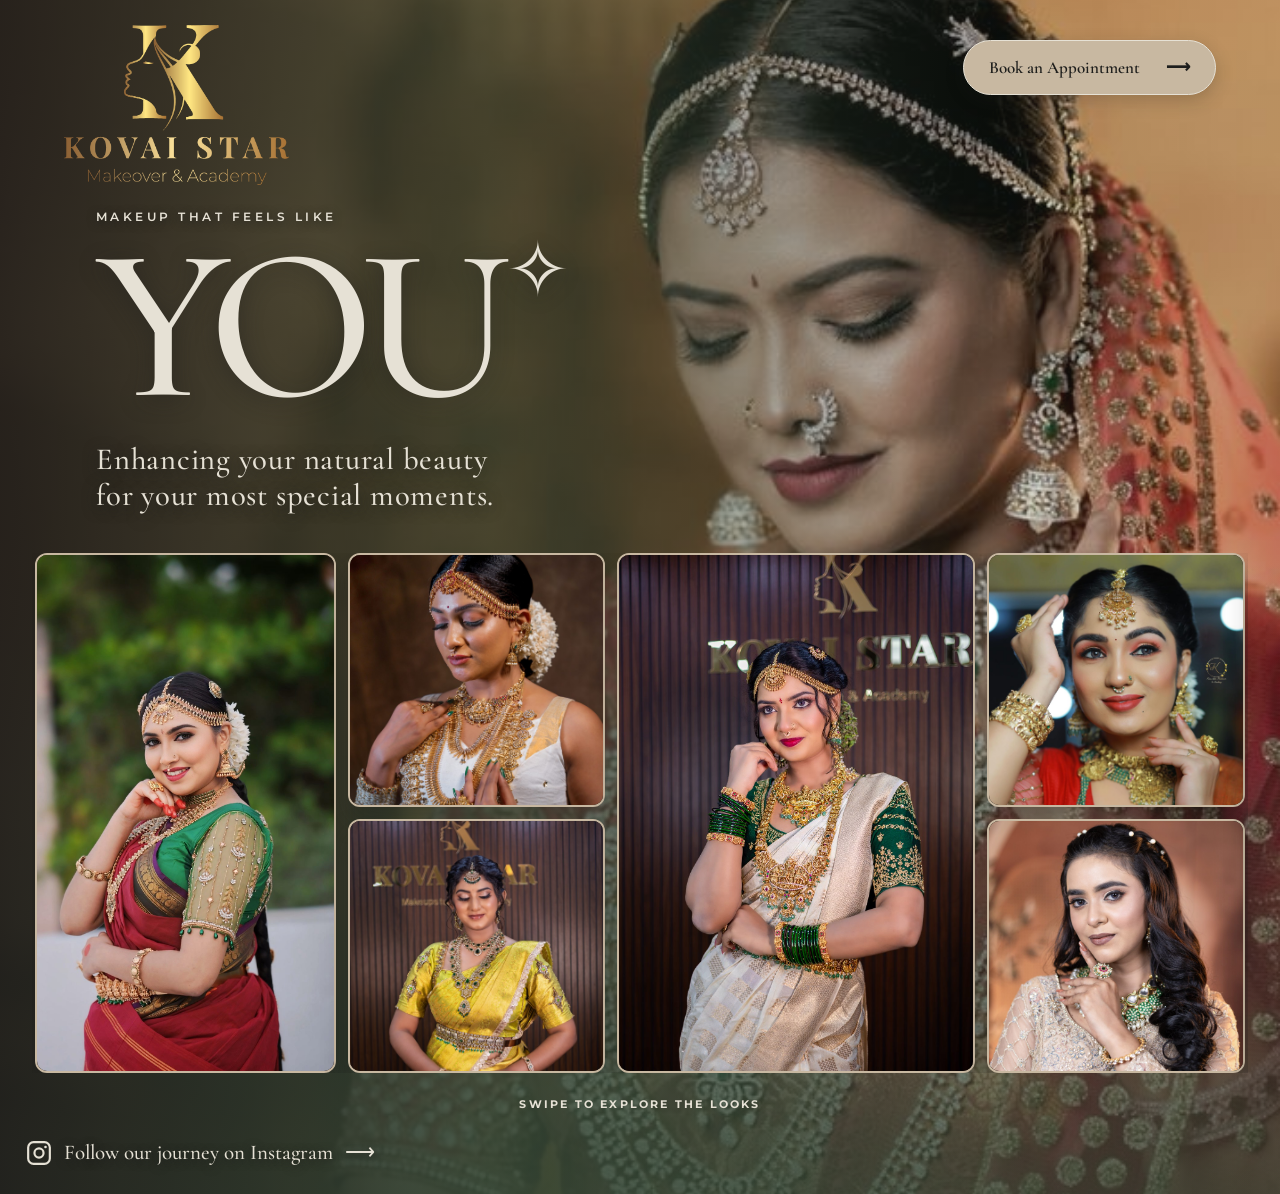
<file: index.html>
<!doctype html><html lang="en"><head><meta charset="utf-8"><meta name="viewport" content="width=device-width,initial-scale=1"><meta name="theme-color" content="#344635"><title>Kovai Star | Makeover & Academy</title><link rel="preconnect" href="https://fonts.googleapis.com"><link rel="preconnect" href="https://fonts.gstatic.com" crossorigin><link href="https://fonts.googleapis.com/css2?family=Cormorant+Garamond:wght@400;500;600&family=Montserrat:wght@400;500;600;700&display=swap" rel="stylesheet"><link rel="stylesheet" href="style.css"></head><body class="home-page">
<main class="home-hero"><div class="hero-photo" aria-hidden="true"></div><div class="hero-shade"></div>
<header class="home-header"><a href="index.html" aria-label="Kovai Star home"><img class="brand-logo" src="assets/logo.png" alt="Kovai Star Makeover & Academy"></a><a class="header-book" href="booking.html">Book an Appointment <span>⟶</span></a></header>
<section class="hero-copy"><p class="overline">MAKEUP THAT FEELS LIKE</p><h1>YOU<span class="star">✧</span></h1><p class="hero-sub">Enhancing your natural beauty<br>for your most special moments.</p></section>
<section class="home-gallery" aria-label="Swipe through all Kovai Star makeover photos"><div class="mosaic" id="photoCarousel" tabindex="0"><div class="gallery-page"><figure class="collage-photo"><img src="assets/look-07.jpg" alt="Kovai Star makeover portfolio look 01" loading="eager"></figure><figure class="collage-photo"><img src="assets/look-05.jpg" alt="Kovai Star makeover portfolio look 02" loading="eager"></figure><figure class="collage-photo"><img src="assets/look-14.jpg" alt="Kovai Star makeover portfolio look 03" loading="eager"></figure><figure class="collage-photo"><img src="assets/look-11.jpg" alt="Kovai Star makeover portfolio look 04" loading="eager"></figure><figure class="collage-photo"><img src="assets/look-02.jpg" alt="Kovai Star makeover portfolio look 05" loading="eager"></figure><figure class="collage-photo"><img src="assets/look-06.jpg" alt="Kovai Star makeover portfolio look 06" loading="eager"></figure></div><div class="gallery-page"><figure class="collage-photo"><img src="assets/look-01.jpg" alt="Kovai Star makeover portfolio look 07" loading="lazy"></figure><figure class="collage-photo"><img src="assets/look-08.jpg" alt="Kovai Star makeover portfolio look 08" loading="lazy"></figure><figure class="collage-photo"><img src="assets/look-09.jpg" alt="Kovai Star makeover portfolio look 09" loading="lazy"></figure><figure class="collage-photo"><img src="assets/look-10.jpg" alt="Kovai Star makeover portfolio look 10" loading="lazy"></figure><figure class="collage-photo"><img src="assets/look-04.jpg" alt="Kovai Star makeover portfolio look 11" loading="lazy"></figure><figure class="collage-photo"><img src="assets/look-12.jpg" alt="Kovai Star makeover portfolio look 12" loading="lazy"></figure></div><div class="gallery-page"><figure class="collage-photo"><img src="assets/look-13.jpg" alt="Kovai Star makeover portfolio look 13" loading="lazy"></figure><figure class="collage-photo"><img src="assets/look-03.jpg" alt="Kovai Star makeover portfolio look 14" loading="lazy"></figure><figure class="collage-photo"><img src="assets/look-15.jpg" alt="Kovai Star makeover portfolio look 15" loading="lazy"></figure><figure class="collage-photo"><img src="assets/look-16.jpg" alt="Kovai Star makeover portfolio look 16" loading="lazy"></figure><figure class="collage-photo"><img src="assets/look-17.jpg" alt="Kovai Star makeover portfolio look 17" loading="lazy"></figure></div></div><div class="gallery-navigation"><span>SWIPE TO EXPLORE THE LOOKS</span></div></section>
<div class="hero-bottom"><a class="instagram-cta" href="https://www.instagram.com/kovaistarmakeover?stkn=ZjFpaWU0MXR2Zm05" target="_blank" rel="noopener noreferrer"><svg class="instagram-icon" aria-hidden="true" viewBox="0 0 24 24" fill="none"><rect x="2" y="2" width="20" height="20" rx="5" stroke="currentColor" stroke-width="2"/><circle cx="12" cy="12" r="4.2" stroke="currentColor" stroke-width="2"/><circle cx="18" cy="6.5" r="1.2" fill="currentColor"/></svg> Follow our journey on Instagram <span>⟶</span></a></div>
</main><script src="gallery.js"></script></body></html>
</file>
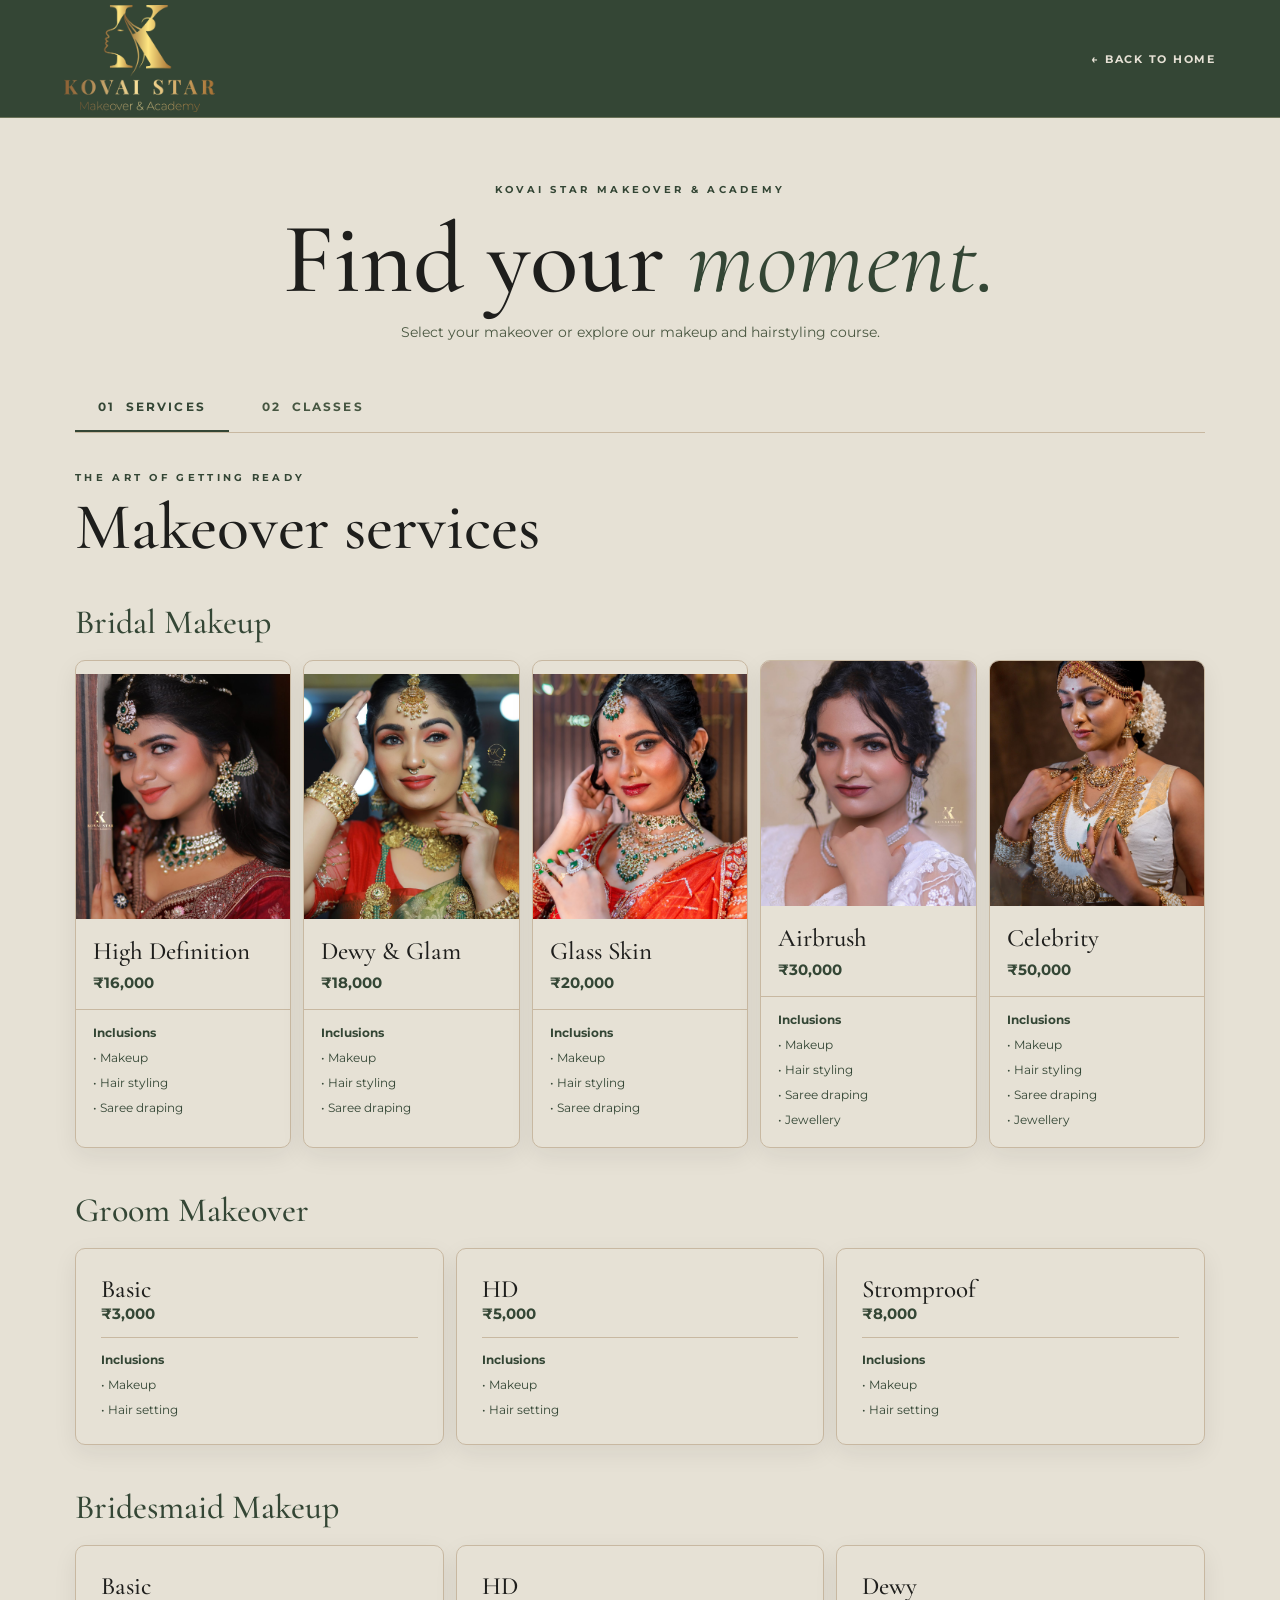
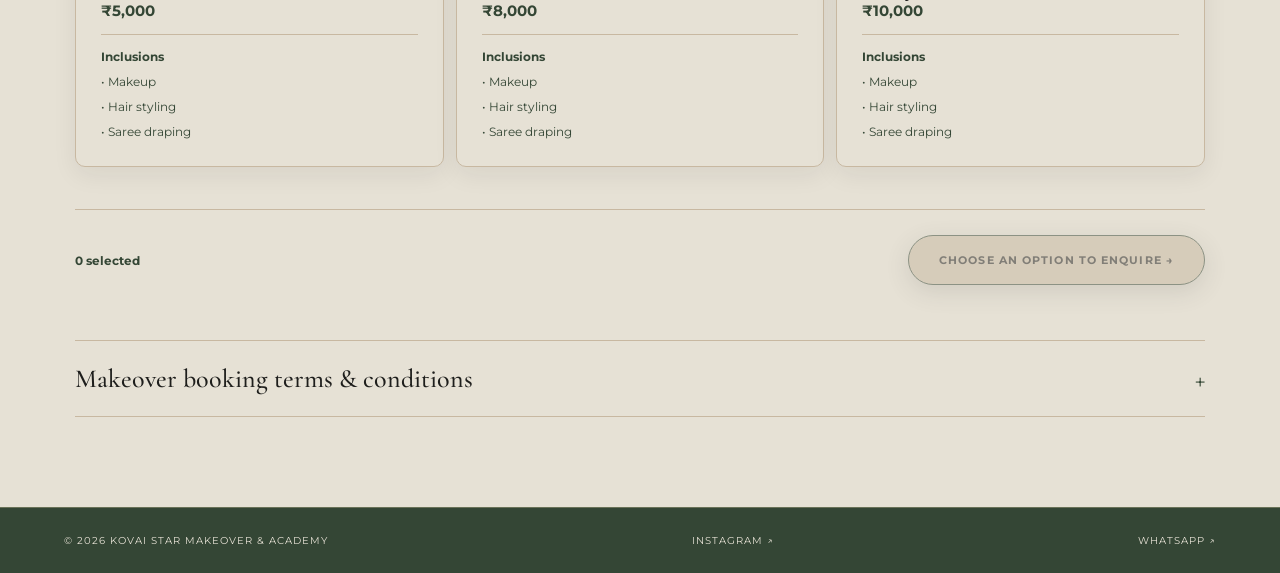
<file: booking.html>
<!doctype html><html lang="en"><head><meta charset="utf-8"><meta name="viewport" content="width=device-width,initial-scale=1"><meta name="theme-color" content="#14110f"><title>Services & Classes | Kovai Star</title><link rel="preconnect" href="https://fonts.googleapis.com"><link rel="preconnect" href="https://fonts.gstatic.com" crossorigin><link href="https://fonts.googleapis.com/css2?family=Cormorant+Garamond:wght@400;500;600&family=Montserrat:wght@400;500;600;700&display=swap" rel="stylesheet"><link rel="stylesheet" href="style.css"></head><body class="booking-page">
<header class="booking-header"><a href="index.html"><img class="brand-logo" src="assets/logo.png" alt="Kovai Star Makeover & Academy"></a><a href="index.html" class="back-link">← BACK TO HOME</a></header>
<main class="booking-main"><div class="booking-title"><p class="overline">KOVAI STAR MAKEOVER & ACADEMY</p><h1>Find your <em>moment.</em></h1><p>Select your makeover or explore our makeup and hairstyling course.</p></div>
<div class="tabs" role="tablist" aria-label="Explore services or classes"><button id="servicesTab" class="tab active" type="button" role="tab" aria-selected="true" aria-controls="servicesPanel">01&nbsp; SERVICES</button><button id="classesTab" class="tab" type="button" role="tab" aria-selected="false" aria-controls="classesPanel">02&nbsp; CLASSES</button></div>
<section id="servicesPanel" class="tab-panel" role="tabpanel" aria-labelledby="servicesTab"><div class="section-heading"><p class="overline">THE ART OF GETTING READY</p><h2>Makeover services</h2></div>
<div class="service-category"><h3>Bridal Makeup</h3><div class="service-grid">
<button class="service-card" type="button" data-service="High Definition Makeup — ₹16,000"><img src="assets/look-01.jpg" alt="High definition bridal look"><span><b>High Definition</b><small>₹16,000</small></span><i>✓</i><span class="service-inclusions"><strong>Inclusions</strong><span class="inclusion-item">• Makeup</span><span class="inclusion-item">• Hair styling</span><span class="inclusion-item">• Saree draping</span></span></button>
<button class="service-card" type="button" data-service="Dewy & Glam Makeup — ₹18,000"><img src="assets/look-02.jpg" alt="Dewy and glam bridal look"><span><b>Dewy & Glam</b><small>₹18,000</small></span><i>✓</i><span class="service-inclusions"><strong>Inclusions</strong><span class="inclusion-item">• Makeup</span><span class="inclusion-item">• Hair styling</span><span class="inclusion-item">• Saree draping</span></span></button>
<button class="service-card" type="button" data-service="Glass Skin Makeup — ₹20,000"><img src="assets/look-03.jpg" alt="Glass skin bridal look"><span><b>Glass Skin</b><small>₹20,000</small></span><i>✓</i><span class="service-inclusions"><strong>Inclusions</strong><span class="inclusion-item">• Makeup</span><span class="inclusion-item">• Hair styling</span><span class="inclusion-item">• Saree draping</span></span></button>
<button class="service-card" type="button" data-service="Airbrush Makeup — ₹30,000"><img src="assets/look-04.jpg" alt="Airbrush bridal look"><span><b>Airbrush</b><small>₹30,000</small></span><i>✓</i><span class="service-inclusions"><strong>Inclusions</strong><span class="inclusion-item">• Makeup</span><span class="inclusion-item">• Hair styling</span><span class="inclusion-item">• Saree draping</span><span class="inclusion-item">• Jewellery</span></span></button>
<button class="service-card" type="button" data-service="Celebrity Makeup — ₹50,000"><img src="assets/look-05.jpg" alt="Celebrity makeup look"><span><b>Celebrity</b><small>₹50,000</small></span><i>✓</i><span class="service-inclusions"><strong>Inclusions</strong><span class="inclusion-item">• Makeup</span><span class="inclusion-item">• Hair styling</span><span class="inclusion-item">• Saree draping</span><span class="inclusion-item">• Jewellery</span></span></button>
</div></div>
<div class="service-category"><h3>Groom Makeover</h3><div class="option-grid"><button class="option-card" type="button" data-service="Groom Basic — ₹3,000"><b>Basic</b><small>₹3,000</small><i>✓</i><span class="service-inclusions"><strong>Inclusions</strong><span class="inclusion-item">• Makeup</span><span class="inclusion-item">• Hair setting</span></span></button><button class="option-card" type="button" data-service="Groom HD — ₹5,000"><b>HD</b><small>₹5,000</small><i>✓</i><span class="service-inclusions"><strong>Inclusions</strong><span class="inclusion-item">• Makeup</span><span class="inclusion-item">• Hair setting</span></span></button><button class="option-card" type="button" data-service="Groom Stromproof — ₹8,000"><b>Stromproof</b><small>₹8,000</small><i>✓</i><span class="service-inclusions"><strong>Inclusions</strong><span class="inclusion-item">• Makeup</span><span class="inclusion-item">• Hair setting</span></span></button></div></div>
<div class="service-category"><h3>Bridesmaid Makeup</h3><div class="option-grid"><button class="option-card" type="button" data-service="Bridesmaid Basic — ₹5,000"><b>Basic</b><small>₹5,000</small><i>✓</i><span class="service-inclusions"><strong>Inclusions</strong><span class="inclusion-item">• Makeup</span><span class="inclusion-item">• Hair styling</span><span class="inclusion-item">• Saree draping</span></span></button><button class="option-card" type="button" data-service="Bridesmaid HD — ₹8,000"><b>HD</b><small>₹8,000</small><i>✓</i><span class="service-inclusions"><strong>Inclusions</strong><span class="inclusion-item">• Makeup</span><span class="inclusion-item">• Hair styling</span><span class="inclusion-item">• Saree draping</span></span></button><button class="option-card" type="button" data-service="Bridesmaid Dewy — ₹10,000"><b>Dewy</b><small>₹10,000</small><i>✓</i><span class="service-inclusions"><strong>Inclusions</strong><span class="inclusion-item">• Makeup</span><span class="inclusion-item">• Hair styling</span><span class="inclusion-item">• Saree draping</span></span></button></div></div>
</section>
<section id="classesPanel" class="tab-panel hidden" role="tabpanel" aria-labelledby="classesTab">
<div class="section-heading"><p class="overline">LEARN THE CRAFT</p><h2>Makeup &amp; Hairstyling Class</h2><p>21-day Makeup &amp; Hairstyling Class — explore all course topics and benefits below.</p></div>
<div class="class-feature"><img class="class-saree-photo" src="assets/look-11.jpg" alt="Kovai Star bridal makeup and hairstyling with a traditional cream and gold saree"><div><p class="overline">21 DAY COURSE</p><h3>Makeup &amp;<br>Hairstyling</h3><p class="course-offer">FLAT 50% OFFER</p><p>Learn makeup, hairstyling and saree draping with live demonstrations and hands-on practice.</p><div class="class-fee">COURSE FEE <strong>₹25,000</strong></div><p>Ask us for the next batch schedule, offer details and joining information.</p><p class="course-seats">LIMITED SEATS ONLY!</p><button class="class-select" type="button" data-service="21-day Makeup &amp; Hairstyling Class — ₹25,000 — 50% offer enquiry">SELECT CLASS FOR ENQUIRY <span>✓</span></button></div></div>
<div class="topic-grid course-details"><article class="course-detail"><h3>What you will get</h3><ul><li>FREE Products</li><li>Professional Makeup Brush Kit</li><li>FREE Classes</li><li>Nail Art</li><li>Flower Making</li><li>Complimentary Portfolio Shoot</li><li>Photography</li><li>Costumes</li><li>Jewels</li><li>Lens</li><li>Lash</li><li>Hair Extensions</li><li>International Brand Portfolio</li><li>Makeup Products</li><li>Hairstyling Products &amp; Machineries</li></ul></article><article class="course-detail"><h3>Career Support</h3><ul><li>Social Media Marketing</li><li>Instagram Page Handling</li><li>Post &amp; Reels Ideas</li><li>Video / Photo Editing Ideas</li><li>Certificate Provided</li><li>Hands-on Practice with Our Products</li><li>Refreshments</li></ul></article><article class="course-detail"><h3>Topics</h3><ul><li>Advanced Makeup Live Demo</li><li>Advanced Hairstyle Class — Live Session</li><li>Advanced Pre-Pleating Techniques</li><li>Basic to Advanced Saree Pleating</li><li>Basic to Advanced Makeup</li><li>Basic to Advanced Hairstyling — 20+ Styles</li><li>South Indian Saree Draping</li><li>Madisar Saree Draping</li><li>Can Can Saree Draping</li><li>Salwar Techniques</li><li>Groom Makeup Class</li><li>Self-Grooming Class</li><li>Party Makeup</li></ul></article></div>
<div class="course-contact"><h3>Contact us for Booking</h3><a href="tel:+919790234906">+91 97902 34906</a><p>Kavundampalayam, Coimbatore</p></div>
</section>
<div class="selection-bar"><span id="selectionCount">0 selected</span><button id="continueBtn" class="gold-button" type="button" disabled>CHOOSE AN OPTION TO ENQUIRE →</button></div>
<section id="detailsPanel" class="details-panel hidden"><div class="section-heading"><p class="overline">PRIVATE ENQUIRY</p><h2>Tell us about your plans</h2></div><div class="selected-summary"><b>YOUR SELECTION</b><div id="selectedText"></div><button id="changeSelection" type="button">Change selection</button></div><form id="enquiryForm"><label>Your name<input id="name" required autocomplete="name" placeholder="Full name"></label><label>Phone number<input id="phone" type="tel" required inputmode="tel" autocomplete="tel" placeholder="Your number"></label><label>Event / preferred class date<input id="date" type="date"></label><label>Event or enquiry type<select id="eventType"><option value="">Choose one</option><option>Wedding</option><option>Engagement</option><option>Reception</option><option>Party / Occasion</option><option>Groom Stromproof</option><option>Makeup & Hairstyling Class</option><option>Other</option></select></label><label class="full">Location<input id="location" placeholder="City or venue"></label><label class="full">Message<textarea id="message" rows="4" placeholder="Tell us anything we should know..."></textarea></label><div class="form-actions"><button type="button" id="backBtn" class="outline-button">← BACK</button><button type="submit" class="gold-button">SEND ENQUIRY ON WHATSAPP ↗</button></div></form></section>
<details class="terms"><summary>Makeover booking terms &amp; conditions <span>+</span></summary><ul>
<li><strong>Trial:</strong> Complimentary when booking two makeover sessions; the trial prepayment is adjusted in the final bill. For one session, a trial costs ₹3,000 extra.</li>
<li><strong>Booking &amp; payment:</strong> A 50% non-refundable advance confirms the booking. Pay the remaining balance three days before the event. Any extra services on the event day are payable that day.</li>
<li><strong>Jewellery:</strong> Included with Airbrush and Celebrity makeup packages. For other packages, clients arrange and collect it themselves.</li>
<li><strong>Travel:</strong> Client pays travel charges. Minimum ₹1,000 for travel within approximately 5 km; beyond that, ₹12 per km.</li>
<li><strong>Accommodation:</strong> Client arranges accommodation where required, or reimburses actual room costs against an invoice.</li>
<li><strong>Makeup room:</strong> Please provide a private, preferably air-conditioned room. Keep valuables with you; we cannot be responsible for missing items.</li>
<li><strong>Hair extensions &amp; accessories:</strong> These can be arranged. Borrowed items must be returned after the occasion; unreturned items may incur charges.</li>
<li><strong>Timing:</strong> Up to three hours are scheduled for makeup. Extra waiting is ₹1,500 per hour. An additional saree change or touch-up is ₹2,500.</li>
</ul><p>Please review the terms and confirm any travel, timing, or extra service charges before booking.</p></details>
</main><footer class="booking-footer"><span>© 2026 KOVAI STAR MAKEOVER & ACADEMY</span><a href="https://www.instagram.com/kovaistarmakeover?stkn=ZjFpaWU0MXR2Zm05" target="_blank" rel="noopener noreferrer">INSTAGRAM ↗</a><a href="https://wa.me/919790234906" target="_blank" rel="noopener noreferrer">WHATSAPP ↗</a></footer><script src="booking.js"></script></body></html>
</file>
<file: style.css>
:root{--bg:#14110f;--panel:#211a17;--line:#78604a;--gold:#e2bb81;--pale:#f2d6ad;--text:#fbf1df;--muted:#c3ad95}*{box-sizing:border-box}html{scroll-behavior:smooth}body{margin:0;background:var(--bg);color:var(--text);font-family:Montserrat,Arial,sans-serif}a{color:inherit;text-decoration:none}button,input,select,textarea{font:inherit}button{cursor:pointer}.hidden{display:none!important}.brand-logo{display:block;width:180px;height:128px;object-fit:contain;object-position:left top}.home-hero{min-height:100svh;position:relative;isolation:isolate;overflow:hidden;background:#17100d}.hero-photo{position:absolute;inset:0;background:url('assets/look-10.jpg') center 28%/cover no-repeat;z-index:-2}.hero-shade{position:absolute;inset:0;z-index:-1;background:linear-gradient(90deg,rgba(13,10,9,.98) 0%,rgba(16,11,9,.83) 27%,rgba(16,11,9,.12) 62%,rgba(12,9,8,.32) 100%),linear-gradient(0deg,rgba(11,8,7,.98) 0%,transparent 48%)}.home-header{padding:25px 5% 0}.home-header .brand-logo{width:195px;height:150px}.hero-copy{margin:36px 0 0 7.5%;position:relative;z-index:1;width:min(580px,50vw)}.overline{font-size:10px;letter-spacing:.33em;font-weight:600;color:var(--gold)}.hero-copy h1{font:500 clamp(100px,16vw,230px)/.75 'Cormorant Garamond',Georgia,serif;letter-spacing:-.07em;margin:20px 0 35px;color:var(--pale)}.hero-copy .star{font-size:.35em;vertical-align:top;margin-left:10px;letter-spacing:0}.hero-sub{font:500 clamp(19px,2vw,27px)/1.15 'Cormorant Garamond',Georgia,serif;letter-spacing:.025em;color:var(--text)}.home-gallery{width:min(1220px,90vw);margin:40px auto 0;position:relative;z-index:1}.mosaic{display:grid;grid-template-columns:1.05fr .92fr 1.25fr .92fr .92fr;grid-template-rows:156px 156px;gap:10px}.mosaic img{width:100%;height:100%;object-fit:cover;border:1px solid rgba(226,187,129,.55);border-radius:10px;min-width:0;background:#4a332a}.mosaic img:nth-child(1){grid-row:span 2}.mosaic img:nth-child(2){grid-column:2;grid-row:1}.mosaic img:nth-child(3){grid-column:3;grid-row:span 2}.mosaic img:nth-child(4){grid-column:4;grid-row:1}.mosaic img:nth-child(5){grid-column:5;grid-row:1}.mosaic img:nth-child(6){grid-column:2;grid-row:2}.mosaic img:nth-child(7){grid-column:4/span 2;grid-row:2}.gallery-more{display:flex;justify-content:space-between;font-size:10px;letter-spacing:.19em;color:var(--gold);margin:12px 0}.hero-bottom{display:flex;align-items:center;justify-content:space-between;gap:20px;width:min(1220px,90vw);margin:24px auto 28px}.instagram-cta{display:flex;align-items:center;gap:15px;font:500 17px 'Cormorant Garamond',Georgia,serif}.insta-icon{font:28px Arial,sans-serif}.book-cta,.gold-button{background:linear-gradient(110deg,#b88654,#f2d4a2,#bb8955);color:#24160f;border:0;border-radius:999px;padding:17px 30px;font:600 14px 'Cormorant Garamond',Georgia,serif;letter-spacing:.02em;min-width:210px;text-align:center}.book-cta span{margin-left:24px}.booking-header{height:118px;border-bottom:1px solid rgba(226,187,129,.3);padding:12px 5%;display:flex;align-items:center;justify-content:space-between}.booking-header .brand-logo{width:152px;height:100px}.back-link{font-size:10px;letter-spacing:.16em;color:var(--gold)}.booking-main{width:min(1130px,92vw);margin:0 auto;padding:55px 0 90px}.booking-title{text-align:center;margin-bottom:42px}.booking-title h1{font:500 clamp(55px,8vw,100px)/.95 'Cormorant Garamond',Georgia,serif;margin:16px}.booking-title h1 em{color:var(--gold);font-weight:400}.booking-title>p:last-child{font-size:13px;color:var(--muted)}.tabs{display:flex;gap:10px;border-bottom:1px solid var(--line);margin-bottom:38px}.tab{border:0;border-bottom:2px solid transparent;background:none;color:var(--muted);padding:16px 23px;font-size:11px;letter-spacing:.18em;font-weight:700}.tab.active{color:var(--gold);border-color:var(--gold)}.section-heading h2{font:500 clamp(43px,6vw,66px)/1 'Cormorant Garamond',Georgia,serif;margin:9px 0 16px}.section-heading>p:last-child{font-size:13px;color:var(--muted)}.service-category{margin:42px 0}.service-category h3,.topic-grid h3{font:500 34px 'Cormorant Garamond',Georgia,serif;color:var(--gold);margin:0 0 17px}.service-grid{display:grid;grid-template-columns:repeat(5,1fr);gap:12px}.service-card{min-width:0;border:1px solid var(--line);border-radius:10px;background:var(--panel);color:var(--text);padding:0;text-align:left;overflow:hidden;position:relative;transition:.2s}.service-card:hover,.service-card.selected,.option-card:hover,.option-card.selected,.class-select.selected{border-color:var(--gold);box-shadow:0 0 0 2px rgba(226,187,129,.2)}.service-card img{width:100%;height:205px;object-fit:cover;display:block}.service-card span{padding:17px;display:flex;flex-direction:column;gap:7px}.service-card b,.option-card b{font:500 22px 'Cormorant Garamond',Georgia,serif}.service-card small,.option-card small{font-size:12px;color:var(--gold)}.service-card i,.option-card i{position:absolute;top:9px;right:9px;background:var(--gold);color:#18110e;border-radius:50%;width:25px;height:25px;display:none;place-items:center;font-style:normal}.selected i{display:grid}.option-grid{display:grid;grid-template-columns:repeat(3,1fr);gap:12px}.option-card{border:1px solid var(--line);background:var(--panel);color:var(--text);border-radius:10px;padding:24px;text-align:left;display:flex;justify-content:space-between;align-items:center;position:relative}.option-card i{top:4px;right:4px}.class-feature{display:grid;grid-template-columns:45% 55%;border:1px solid var(--line);border-radius:12px;overflow:hidden;background:var(--panel);margin-top:25px}.class-feature>img{width:100%;height:450px;object-fit:cover}.class-feature>div{padding:clamp(30px,5vw,65px)}.class-feature h3{font:500 clamp(44px,5vw,70px)/.9 'Cormorant Garamond',Georgia,serif;color:var(--pale);margin:14px 0 24px}.class-feature p:not(.overline){color:var(--muted);font-size:13px;line-height:1.8}.class-fee{display:flex;gap:20px;align-items:center;color:var(--gold);font-size:10px;letter-spacing:.17em;margin:28px 0}.class-fee strong{font:500 30px 'Cormorant Garamond',Georgia,serif;letter-spacing:0;color:var(--text)}.class-select{border:1px solid var(--gold);background:transparent;color:var(--gold);padding:15px 18px;font-size:10px;letter-spacing:.13em}.class-select span{display:none}.class-select.selected span{display:inline}.topic-grid{display:grid;grid-template-columns:1fr 1fr;gap:20px;margin:24px 0}.topic-grid>div{padding:28px;background:var(--panel);border:1px solid var(--line);border-radius:10px}.topic-grid h3{font-size:28px}.topic-grid ul,.terms ul{padding-left:20px;color:var(--muted);font-size:12px;line-height:2}.selection-bar{border-top:1px solid var(--line);padding:25px 0;display:flex;justify-content:space-between;align-items:center;gap:16px;color:var(--gold);font-size:12px}.gold-button{font:700 11px Montserrat,sans-serif;letter-spacing:.1em;border-radius:30px}.gold-button:disabled{opacity:.5;cursor:not-allowed}.details-panel{border-top:1px solid var(--line);padding:48px 0}.selected-summary{background:var(--panel);border:1px solid var(--line);padding:18px;display:flex;align-items:center;gap:18px;margin:20px 0 25px;flex-wrap:wrap}.selected-summary b{color:var(--gold);font-size:10px;letter-spacing:.12em}.selected-summary>div{flex:1;font-size:12px;line-height:1.8}.selected-summary button,.outline-button{border:1px solid var(--gold);background:transparent;color:var(--gold);padding:12px 16px;font-size:11px}form{display:grid;grid-template-columns:1fr 1fr;gap:18px}form label{display:flex;flex-direction:column;gap:9px;font-size:11px;letter-spacing:.06em;color:var(--gold)}form .full,.form-actions{grid-column:1/-1}input,select,textarea{background:#261e1a;border:1px solid var(--line);padding:14px;color:var(--text);width:100%;border-radius:3px;color-scheme:dark}textarea{resize:vertical}.form-actions{display:flex;justify-content:space-between;gap:15px}.terms{margin:30px 0 0;border-top:1px solid var(--line);border-bottom:1px solid var(--line);padding:22px 0}.terms summary{cursor:pointer;display:flex;justify-content:space-between;list-style:none;font:500 26px 'Cormorant Garamond',Georgia,serif}.terms summary span{color:var(--gold)}.terms p{font-size:11px;color:var(--muted)}.booking-footer{border-top:1px solid var(--line);padding:26px 5%;display:flex;justify-content:space-between;gap:15px;color:var(--muted);font-size:10px;letter-spacing:.1em}@media(max-width:850px){.service-grid{grid-template-columns:repeat(3,1fr)}.home-header .brand-logo{width:145px;height:110px}.hero-copy{margin-top:10px}.mosaic{grid-template-rows:120px 120px}.hero-bottom{margin-bottom:22px}}@media(max-width:600px){.home-hero{min-height:100svh}.hero-photo{background-position:61% top}.hero-shade{background:linear-gradient(90deg,rgba(13,10,9,.9),rgba(13,10,9,.25)),linear-gradient(0deg,rgba(11,8,7,.98) 0%,transparent 65%)}.home-header{padding:18px 5% 0}.home-header .brand-logo{width:130px;height:96px}.hero-copy{width:85vw;margin:65px 0 0 6%}.hero-copy h1{font-size:105px}.hero-sub{font-size:19px}.home-gallery{width:95vw;margin-top:50px}.mosaic{display:flex;gap:7px;overflow-x:auto;scroll-snap-type:x mandatory;scrollbar-width:none}.mosaic img,.mosaic img:nth-child(n){flex:0 0 43vw;width:43vw;height:220px;scroll-snap-align:center;border-radius:8px}.gallery-more{font-size:9px}.hero-bottom{width:95vw;flex-direction:column-reverse;align-items:stretch;margin:20px auto 35px}.book-cta{width:100%}.instagram-cta{font-size:15px;justify-content:center}.booking-header{height:95px}.booking-header .brand-logo{width:120px;height:82px}.back-link{font-size:8px}.booking-main{padding-top:35px}.booking-title h1{font-size:62px}.tabs{margin-bottom:25px}.tab{flex:1;padding:13px 8px;font-size:9px}.service-grid{grid-template-columns:repeat(2,1fr);gap:9px}.service-card img{height:160px}.service-card span{padding:12px}.service-card b{font-size:18px}.option-grid{gap:7px}.option-card{padding:17px 10px;display:block}.option-card b{font-size:21px}.option-card small{display:block;margin-top:7px}.class-feature{grid-template-columns:1fr}.class-feature>img{height:300px}.class-feature>div{padding:25px}.topic-grid{grid-template-columns:1fr}.selection-bar,.form-actions{flex-direction:column;align-items:stretch}.selection-bar .gold-button{width:100%}form{grid-template-columns:1fr}.booking-footer{flex-wrap:wrap;line-height:1.8}}

/* Earth palette revision — layout and content remain the same. */
:root{--bg:#E6E1D5;--panel:#F0EDE5;--line:#C8B8A1;--gold:#6A7258;--pale:#E6E1D5;--text:#1E1E1C;--muted:#53604B}
body{background:#E6E1D5;color:#1E1E1C}
.home-hero{background:#344635;color:#E6E1D5;min-height:100svh}
.hero-shade{background:linear-gradient(90deg,rgba(30,30,28,.97) 0%,rgba(52,70,53,.83) 29%,rgba(52,70,53,.06) 66%,rgba(30,30,28,.24) 100%),linear-gradient(0deg,rgba(30,30,28,.96) 0%,transparent 56%)}
.home-header .brand-logo{width:225px;height:164px;filter:brightness(1.12)}
.hero-copy{margin-top:20px;width:min(670px,58vw)}
.hero-copy .overline{color:#E6E1D5;font-size:12px;letter-spacing:.29em;text-shadow:0 2px 10px #1E1E1C}
.hero-copy h1{color:#E6E1D5;font-size:clamp(125px,17vw,250px);text-shadow:0 5px 22px rgba(30,30,28,.45)}
.hero-sub{color:#E6E1D5;font-size:clamp(23px,2.4vw,33px);text-shadow:0 3px 15px #1E1E1C}
.home-gallery{width:min(1460px,96vw);margin-top:40px}
.mosaic{grid-template-rows:clamp(185px,17vw,245px) clamp(185px,17vw,245px);gap:12px}
.mosaic img{border:2px solid #C8B8A1;box-shadow:0 9px 25px rgba(30,30,28,.34)}
.gallery-more{color:#E6E1D5;font-size:11px;font-weight:700;text-shadow:0 2px 8px #1E1E1C}
.hero-bottom{width:min(1460px,96vw);margin-top:20px}
.instagram-cta{color:#E6E1D5;font-size:21px;text-shadow:0 2px 10px #1E1E1C}
.book-cta,.gold-button{background:#C8B8A1;color:#1E1E1C;border:1px solid #E6E1D5;box-shadow:0 7px 22px rgba(30,30,28,.2)}
.book-cta{font-size:18px;padding:19px 35px}
.book-cta:hover,.gold-button:hover:not(:disabled){background:#E6E1D5;color:#344635}
.booking-page{background:#E6E1D5;color:#1E1E1C}
.booking-header{background:#344635;border-bottom-color:#6A7258}
.booking-header .brand-logo{width:172px;height:107px;filter:brightness(1.15)}
.back-link{color:#E6E1D5;font-size:11px;font-weight:700}
.booking-title .overline,.section-heading .overline{color:#344635;font-weight:700}
.booking-title h1{color:#1E1E1C}
.booking-title h1 em{color:#344635}
.booking-title>p:last-child,.section-heading>p:last-child{color:#4B5842;font-size:14px}
.tabs{border-color:#C8B8A1}
.tab{color:#465641;font-size:12px}
.tab.active{color:#344635;border-color:#344635}
.section-heading h2{color:#1E1E1C}
.service-category h3,.topic-grid h3{color:#344635}
.service-card,.option-card{background:#F3F0E9;color:#1E1E1C;border:1px solid #B1AC99;box-shadow:0 8px 25px rgba(30,30,28,.07)}
.service-card:hover,.service-card.selected,.option-card:hover,.option-card.selected{border-color:#344635;box-shadow:0 0 0 2px rgba(106,114,88,.35)}
.service-card img{height:245px}
.service-card b,.option-card b{font-size:25px;color:#1E1E1C}
.service-card small,.option-card small{color:#344635;font-size:15px;font-weight:700}
.service-card i,.option-card i{background:#344635;color:#E6E1D5}
.option-card{min-height:95px;padding:25px}
.class-feature,.topic-grid>div,.selected-summary{background:#F3F0E9;border-color:#B1AC99}
.class-feature h3{color:#344635}
.class-feature p:not(.overline),.topic-grid ul,.terms ul,.terms p{color:#414B3D;font-size:13px}
.class-fee{color:#344635}
.class-fee strong{color:#1E1E1C}
.class-select,.selected-summary button,.outline-button{border-color:#344635;color:#344635;font-weight:700}
.class-select.selected{border-color:#344635;box-shadow:0 0 0 2px rgba(106,114,88,.35)}
.selection-bar,.details-panel,.terms{border-color:#C8B8A1}
.selection-bar,.selected-summary b{color:#344635;font-weight:700}
form label{color:#344635;font-size:12px;font-weight:700}
input,select,textarea{background:#FAF8F2;border-color:#AAA995;color:#1E1E1C;color-scheme:light;font-size:14px}
input::placeholder,textarea::placeholder{color:#5A6555;opacity:1}
.terms summary{color:#1E1E1C}
.terms summary span{color:#344635}
.booking-footer{background:#344635;color:#E6E1D5;border-color:#6A7258}
@media(max-width:850px){.home-header .brand-logo{width:180px;height:132px}.mosaic{grid-template-rows:180px 180px}.hero-copy{width:72vw}}
@media(max-width:600px){.home-hero{min-height:100svh}.home-header .brand-logo{width:150px;height:110px}.hero-copy{width:88vw;margin:45px 0 0 6%}.hero-copy .overline{font-size:10px}.hero-copy h1{font-size:clamp(110px,28vw,150px)}.hero-sub{font-size:22px}.home-gallery{width:96vw;margin-top:45px}.mosaic{gap:9px}.mosaic img,.mosaic img:nth-child(n){flex:0 0 65vw;width:65vw;height:315px;border-width:2px}.gallery-more{font-size:10px}.hero-bottom{width:96vw}.instagram-cta{font-size:18px}.book-cta{font-size:18px}.booking-header .brand-logo{width:145px;height:90px}.service-card img{height:195px}.service-card b{font-size:21px}.service-card small,.option-card small{font-size:13px}.option-card{padding:18px 10px;min-height:85px}.option-card b{font-size:20px}}

.full-gallery{background:#E6E1D5;padding:75px max(3vw,18px) 90px;color:#1E1E1C}.gallery-title{text-align:center;margin-bottom:35px}.gallery-title p{color:#344635;font-size:11px;font-weight:700;letter-spacing:.26em}.gallery-title h2{font:500 clamp(47px,6vw,77px)/1 'Cormorant Garamond',Georgia,serif;margin:12px}.all-looks{max-width:1460px;margin:auto;display:grid;grid-template-columns:repeat(5,1fr);gap:16px}.all-looks figure{min-width:0;margin:0;background:#F4F0E8;border:1px solid #C8B8A1}.all-looks img{display:block;width:100%;height:clamp(230px,28vw,390px);object-fit:cover;object-position:center 25%}.all-looks figcaption{padding:13px 16px;color:#344635;font-size:10px;font-weight:700;letter-spacing:.16em}@media(max-width:900px){.all-looks{grid-template-columns:repeat(3,1fr);gap:11px}}@media(max-width:600px){.full-gallery{padding:55px 12px 70px}.all-looks{grid-template-columns:repeat(2,1fr);gap:9px}.all-looks img{height:56vw}.all-looks figcaption{padding:9px;font-size:9px}}

/* One generous swipeable portfolio inside the hero, containing all 17 supplied photos. */
.home-gallery{width:96vw!important;max-width:1500px!important;margin:50px auto 0!important}.home-gallery .mosaic{display:flex!important;grid-template-columns:none!important;grid-template-rows:none!important;gap:14px!important;overflow-x:auto!important;overflow-y:hidden!important;scroll-snap-type:x mandatory;scrollbar-width:none;overscroll-behavior-inline:contain;padding:6px 3px 14px}.home-gallery .mosaic::-webkit-scrollbar{display:none}.home-gallery .mosaic img,.home-gallery .mosaic img:nth-child(n){display:block!important;grid-column:auto!important;grid-row:auto!important;flex:0 0 clamp(260px,27vw,405px)!important;width:clamp(260px,27vw,405px)!important;height:clamp(365px,38vw,540px)!important;object-fit:cover;object-position:center 25%;scroll-snap-align:start;border:2px solid #C8B8A1;border-radius:10px}.gallery-navigation{display:flex;align-items:center;justify-content:center;gap:18px;margin:15px auto 0;color:#E6E1D5;font-size:12px;letter-spacing:.17em;font-weight:700}.gallery-navigation small{font-size:10px;color:#E6E1D5;opacity:.9}.gallery-navigation button{border:1px solid #C8B8A1;background:#344635;color:#E6E1D5;border-radius:50%;width:40px;height:40px;font-size:21px}.hero-bottom{margin-top:14px!important}@media(max-width:600px){.home-gallery{width:96vw!important;margin-top:45px!important}.home-gallery .mosaic{gap:10px!important}.home-gallery .mosaic img,.home-gallery .mosaic img:nth-child(n){flex-basis:72vw!important;width:72vw!important;height:100vw!important;max-height:490px!important}.gallery-navigation{gap:12px}.gallery-navigation small{font-size:8px}}

/* Requested header and carousel refinements. */
.home-header{display:flex;align-items:flex-start;justify-content:space-between;gap:18px;position:relative;z-index:3}.header-book{display:inline-flex;align-items:center;justify-content:center;gap:26px;background:#C8B8A1;color:#1E1E1C;border:1px solid #E6E1D5;border-radius:999px;padding:16px 25px;margin-top:15px;font:600 17px 'Cormorant Garamond',Georgia,serif;white-space:nowrap;box-shadow:0 6px 18px rgba(30,30,28,.22)}.header-book:hover{background:#E6E1D5}.home-hero .hero-photo{background-position:63% top!important}.hero-bottom{justify-content:flex-start!important;margin-top:10px!important}.instagram-cta{display:inline-flex;align-items:center;gap:12px}.instagram-icon{width:26px;height:26px;flex:0 0 26px;display:block}.gallery-navigation{min-height:32px;margin:12px auto 0!important}.gallery-navigation span{color:#E6E1D5;font-size:11px;letter-spacing:.2em;font-weight:700}.home-gallery .mosaic{cursor:grab}.home-gallery .mosaic:active{cursor:grabbing}@media(max-width:600px){.home-header{align-items:center;padding-top:12px}.home-header .brand-logo{width:125px;height:95px}.header-book{font-size:12px;padding:12px 14px;gap:8px;margin:0}.home-hero .hero-photo{background-position:60% top!important}.hero-bottom{flex-direction:row!important;justify-content:flex-start!important;margin:14px auto 28px!important}.instagram-cta{font-size:16px}.instagram-icon{width:23px;height:23px;flex-basis:23px}.gallery-navigation span{font-size:9px}}

/* Bring the bridal portrait's face into the visible hero area. */
.home-hero .hero-photo{background-position:63% 40%!important}
@media(max-width:600px){.home-hero .hero-photo{background-position:60% 38%!important}}

/* Keep the portrait on the right, clear of the left-hand headline. */
.home-hero .hero-photo{left:auto!important;right:0!important;width:58%!important;background-size:cover!important;background-position:center 40%!important}
@media(max-width:850px){.home-hero .hero-photo{right:-15%!important;width:78%!important;background-position:center 37%!important}}
@media(max-width:600px){.home-hero .hero-photo{right:-32%!important;width:100%!important;background-position:center 38%!important}}

/* One continuous photograph across the whole hero: no center seam. */
.home-hero{background:#1E1E1C!important}
.home-hero .hero-photo{inset:0!important;left:0!important;right:0!important;width:100%!important;height:100%!important;background-image:url('assets/look-10.jpg')!important;background-repeat:no-repeat!important;background-size:150% auto!important;background-position:left 38%!important}
.home-hero .hero-shade{background:linear-gradient(90deg,rgba(30,30,28,.87) 0%,rgba(30,30,28,.65) 34%,rgba(30,30,28,.09) 72%,rgba(30,30,28,.16) 100%),linear-gradient(0deg,rgba(30,30,28,.88) 0%,transparent 48%)!important}
@media(max-width:850px){.home-hero .hero-photo{background-size:cover!important;background-position:left 38%!important}}
@media(max-width:600px){.home-hero .hero-photo{background-size:cover!important;background-position:left 36%!important}.home-hero .hero-shade{background:linear-gradient(90deg,rgba(30,30,28,.84),rgba(30,30,28,.28) 73%,rgba(30,30,28,.1)),linear-gradient(0deg,rgba(30,30,28,.84),transparent 58%)!important}}

/* Final five-colour system across both pages. Photographs remain natural. */
:root{--bg:#E6E1D5;--panel:#E6E1D5;--line:#C8B8A1;--gold:#6A7258;--pale:#E6E1D5;--text:#1E1E1C;--muted:#344635}
.home-hero .hero-shade{background:linear-gradient(90deg,rgba(30,30,28,.88) 0%,rgba(52,70,53,.67) 38%,rgba(52,70,53,.2) 76%,rgba(30,30,28,.18) 100%),linear-gradient(0deg,rgba(52,70,53,.76),transparent 53%)!important}
.home-hero .hero-photo{filter:saturate(.78)}
.home-header .brand-logo,.booking-header .brand-logo{filter:none!important}
.home-hero .hero-copy .overline,.home-hero .hero-copy h1,.home-hero .hero-sub,.instagram-cta,.gallery-navigation span{color:#E6E1D5!important}
.header-book{background:#C8B8A1!important;color:#1E1E1C!important;border-color:#E6E1D5!important}
.header-book:hover{background:#E6E1D5!important}
.home-gallery .mosaic img{border-color:#C8B8A1!important}
.instagram-icon{color:#E6E1D5!important}
.booking-page{background:#E6E1D5!important;color:#1E1E1C!important}
.booking-header,.booking-footer{background:#344635!important;color:#E6E1D5!important;border-color:#6A7258!important}
.back-link,.booking-footer a{color:#E6E1D5!important}
.booking-title h1,.section-heading h2,.service-card b,.option-card b,.selected-summary,.terms summary{color:#1E1E1C!important}
.booking-title h1 em,.booking-title .overline,.section-heading .overline,.service-category h3,.topic-grid h3,.class-feature h3,.selection-bar,.class-fee,.class-select{color:#344635!important}
.service-card,.option-card,.class-feature,.topic-grid>div,.selected-summary{background:#E6E1D5!important;border-color:#C8B8A1!important}
.service-card.selected,.option-card.selected,.class-select.selected{border-color:#344635!important}
.service-card small,.option-card small,.class-fee strong{color:#344635!important}
.service-card i,.option-card i{background:#344635!important;color:#E6E1D5!important}
.gold-button{background:#C8B8A1!important;color:#1E1E1C!important;border-color:#344635!important}
.gold-button:hover:not(:disabled){background:#6A7258!important;color:#E6E1D5!important}
.class-select,.outline-button,.selected-summary button{border-color:#344635!important;color:#344635!important;background:transparent!important}
input,select,textarea{background:#E6E1D5!important;color:#1E1E1C!important;border-color:#6A7258!important}
input::placeholder,textarea::placeholder{color:#344635!important}
@media(max-width:600px){.home-hero .hero-shade{background:linear-gradient(90deg,rgba(30,30,28,.82),rgba(52,70,53,.3) 78%,rgba(52,70,53,.12)),linear-gradient(0deg,rgba(52,70,53,.7),transparent 58%)!important}}

/* Reference-style portrait collage. Every supplied image remains in this one swipe area. */
.home-gallery{width:min(1500px,95vw)!important;margin:40px auto 0!important}.home-gallery .mosaic{display:flex!important;gap:0!important;overflow-x:auto!important;scroll-snap-type:x mandatory!important;padding:0!important;cursor:grab}.home-gallery .mosaic:active{cursor:grabbing}.gallery-page{flex:0 0 100%;min-width:0;height:520px;display:grid;grid-template-columns:1.05fr .9fr 1.25fr .9fr;grid-template-rows:1fr 1fr;gap:12px;scroll-snap-align:start;padding:0 3px}.gallery-page .collage-photo{min-width:0;min-height:0;margin:0;overflow:hidden;border:2px solid #C8B8A1;border-radius:12px;background:#344635;box-shadow:0 14px 27px rgba(30,30,28,.28)}.gallery-page .collage-photo:nth-child(1){grid-column:1;grid-row:1/span 2}.gallery-page .collage-photo:nth-child(2){grid-column:2;grid-row:1}.gallery-page .collage-photo:nth-child(3){grid-column:2;grid-row:2}.gallery-page .collage-photo:nth-child(4){grid-column:3;grid-row:1/span 2}.gallery-page .collage-photo:nth-child(5){grid-column:4;grid-row:1}.gallery-page .collage-photo:nth-child(6){grid-column:4;grid-row:2}.gallery-page:last-child .collage-photo:nth-child(5){grid-column:4;grid-row:1/span 2}.home-gallery .gallery-page img,.home-gallery .gallery-page img:nth-child(n){display:block!important;width:100%!important;height:100%!important;max-height:none!important;object-fit:cover!important;object-position:center 20%!important;border:0!important;border-radius:0!important;box-shadow:none!important}.gallery-navigation{margin:15px auto 0!important}.hero-bottom{margin-top:20px!important}@media(max-width:850px){.gallery-page{height:390px;gap:8px}}@media(max-width:600px){.home-gallery{width:96vw!important;margin-top:38px!important}.home-gallery .mosaic{gap:10px!important;padding:0 5px 5px!important;scroll-snap-type:x mandatory!important}.gallery-page{display:contents!important}.gallery-page .collage-photo,.gallery-page:last-child .collage-photo:nth-child(5){flex:0 0 72vw!important;width:72vw!important;height:92vw!important;max-height:490px!important;scroll-snap-align:center;border-radius:10px}.home-gallery .gallery-page img,.home-gallery .gallery-page img:nth-child(n){width:100%!important;height:100%!important;object-position:center 16%!important}}

/* Phone layout: keep the portrait's face visible, then show large swipeable looks. */
@media (max-width: 600px) {
  html, body { width: 100%; overflow-x: hidden; }
  .home-hero { min-height: 100svh; background: #344635 !important; padding-bottom: 22px; }
  .home-hero .hero-photo {
    top: 0 !important; bottom: auto !important; height: 690px !important;
    background-size: auto 690px !important; background-position: center top !important;
    mask-image: linear-gradient(to bottom, #000 0%, #000 64%, transparent 100%);
    -webkit-mask-image: linear-gradient(to bottom, #000 0%, #000 64%, transparent 100%);
  }
  .home-hero .hero-shade {
    top: 0; bottom: auto; height: 690px;
    background: linear-gradient(to bottom, rgba(30,30,28,.4), transparent 36%, rgba(52,70,53,.14) 54%, #344635 100%) !important;
  }
  .home-header { padding: 12px 4% 0; align-items: flex-start; gap: 8px; }
  .home-header .brand-logo { width: clamp(94px, 27vw, 120px); height: auto; max-height: 88px; }
  .header-book { padding: 11px 12px; min-height: 42px; max-width: 58vw; font-size: clamp(11px, 3.25vw, 14px); white-space: normal; text-align: center; line-height: 1.1; }
  .header-book span { display: none; }
  .hero-copy { width: 90%; margin: clamp(275px, 82vw, 335px) 5% 0; }
  .hero-copy .overline { font-size: clamp(10px, 2.8vw, 12px); letter-spacing: .18em; margin: 0; }
  .hero-copy h1 { font-size: clamp(82px, 24vw, 108px); line-height: .78; margin: 13px 0 18px; }
  .hero-copy .star { margin-left: 4px; }
  .hero-sub { font-size: clamp(18px, 5.3vw, 23px); line-height: 1.1; margin: 0; }
  .home-gallery { width: 100% !important; margin: 32px auto 0 !important; }
  .home-gallery .mosaic { gap: 10px !important; padding: 0 5vw 8px !important; scroll-padding-inline: 5vw; }
  .gallery-page { display: contents !important; }
  .gallery-page .collage-photo, .gallery-page:last-child .collage-photo:nth-child(5) {
    flex: 0 0 82vw !important; width: 82vw !important;
    height: min(112vw, 510px) !important; max-height: none !important;
    scroll-snap-align: center; border-radius: 11px;
  }
  .home-gallery .gallery-page img, .home-gallery .gallery-page img:nth-child(n) { object-position: center 18% !important; }
  .gallery-navigation { margin: 12px auto 0 !important; text-align: center; }
  .gallery-navigation span { font-size: 10px; letter-spacing: .15em; }
  .hero-bottom { width: 90vw; margin: 18px auto 12px !important; }
  .instagram-cta { font-size: clamp(15px, 4.3vw, 18px); gap: 9px; }
  .booking-header { padding-inline: 4%; }
  .booking-header .brand-logo { width: 112px; height: auto; max-height: 78px; }
  .booking-main { width: 91vw; }
  .booking-title h1 { font-size: clamp(49px, 14vw, 62px); margin-inline: 0; }
  .option-grid { grid-template-columns: repeat(3, minmax(0,1fr)); }
  .option-card { min-width: 0; padding: 14px 9px; }
  .option-card b { font-size: clamp(18px, 5vw, 22px); }
  .option-card small { overflow-wrap: anywhere; }
  .booking-footer { gap: 10px 18px; }
}
@media (max-width: 350px) {
  .hero-copy { margin-top: 255px; }
  .header-book { padding: 9px; }
  .service-card img { height: 150px; }
  .service-card b { font-size: 18px; }
}

/* Complete class details from the supplied course poster. */
.class-feature>img.course-poster{width:100%;height:auto;align-self:start;object-fit:contain;display:block}
.course-details{grid-template-columns:repeat(2,minmax(0,1fr));align-items:start;gap:20px}
.course-details .course-detail:last-child{grid-column:1/-1}
.course-detail{min-width:0;padding:26px;border:1px solid var(--line);border-radius:12px}
.course-detail h3{margin:0 0 18px;font:600 32px/1.15 'Cormorant Garamond',Georgia,serif}
.course-detail ul{margin:0;padding-left:22px;line-height:1.85}
.course-detail li{padding:3px 0;overflow-wrap:anywhere}
.course-detail:last-child ul{columns:2;column-gap:40px}
.course-detail li{break-inside:avoid}
.class-feature .course-offer{display:inline-block;padding:10px 16px;border:1px solid #AD854A;border-radius:6px;color:#344635!important;font-weight:700!important}
.class-feature .course-seats{font-weight:700;color:#344635!important}
.course-contact{margin:26px 0;padding:22px;border-top:1px solid #C8B8A1;line-height:1.7}
.course-contact h3{margin:0 0 8px;font:600 28px 'Cormorant Garamond',Georgia,serif}
.course-contact a{font-weight:700;text-decoration:underline;text-underline-offset:4px}
@media(max-width:600px){.course-details{grid-template-columns:minmax(0,1fr)}.course-detail{padding:22px 18px}.course-detail:last-child ul{columns:1}.class-feature>img.course-poster{height:auto}.course-detail h3{font-size:29px}.course-contact{padding:20px 8px}.tab{letter-spacing:.08em}}

/* Class photograph will be supplied separately. */
.class-feature{grid-template-columns:minmax(0,1fr)}

.class-feature{grid-template-columns:minmax(0,1fr) minmax(0,1fr);align-items:center}
.class-feature>img.class-saree-photo{display:block;width:100%;height:auto;object-fit:contain;align-self:start}
@media(max-width:600px){.class-feature{grid-template-columns:minmax(0,1fr)}.class-feature>img.class-saree-photo{height:auto}}

/* Individual package inclusions */
.option-card{display:flex;flex-direction:column;align-items:flex-start;text-align:left}
.service-card .service-inclusions,.option-card .service-inclusions{display:flex;flex-direction:column;gap:7px;padding:14px 17px 18px;margin:0;border-top:1px solid #C8B8A1;width:100%;color:#344635;font-size:12px;line-height:1.5}
.option-card .service-inclusions{padding:13px 0 0;margin-top:14px}
.service-inclusions strong{font-family:Montserrat,Arial,sans-serif;font-size:12px;font-weight:700}
.service-card .service-inclusions .inclusion-item,.option-card .service-inclusions .inclusion-item{display:block;padding:0;margin:0;font-size:12px;font-weight:400;color:#344635}
@media(max-width:600px){.service-card .service-inclusions{padding:12px 10px 15px}.service-card .service-inclusions .inclusion-item,.option-card .service-inclusions .inclusion-item{font-size:11px}.service-inclusions strong{font-size:11px}}
</file>
